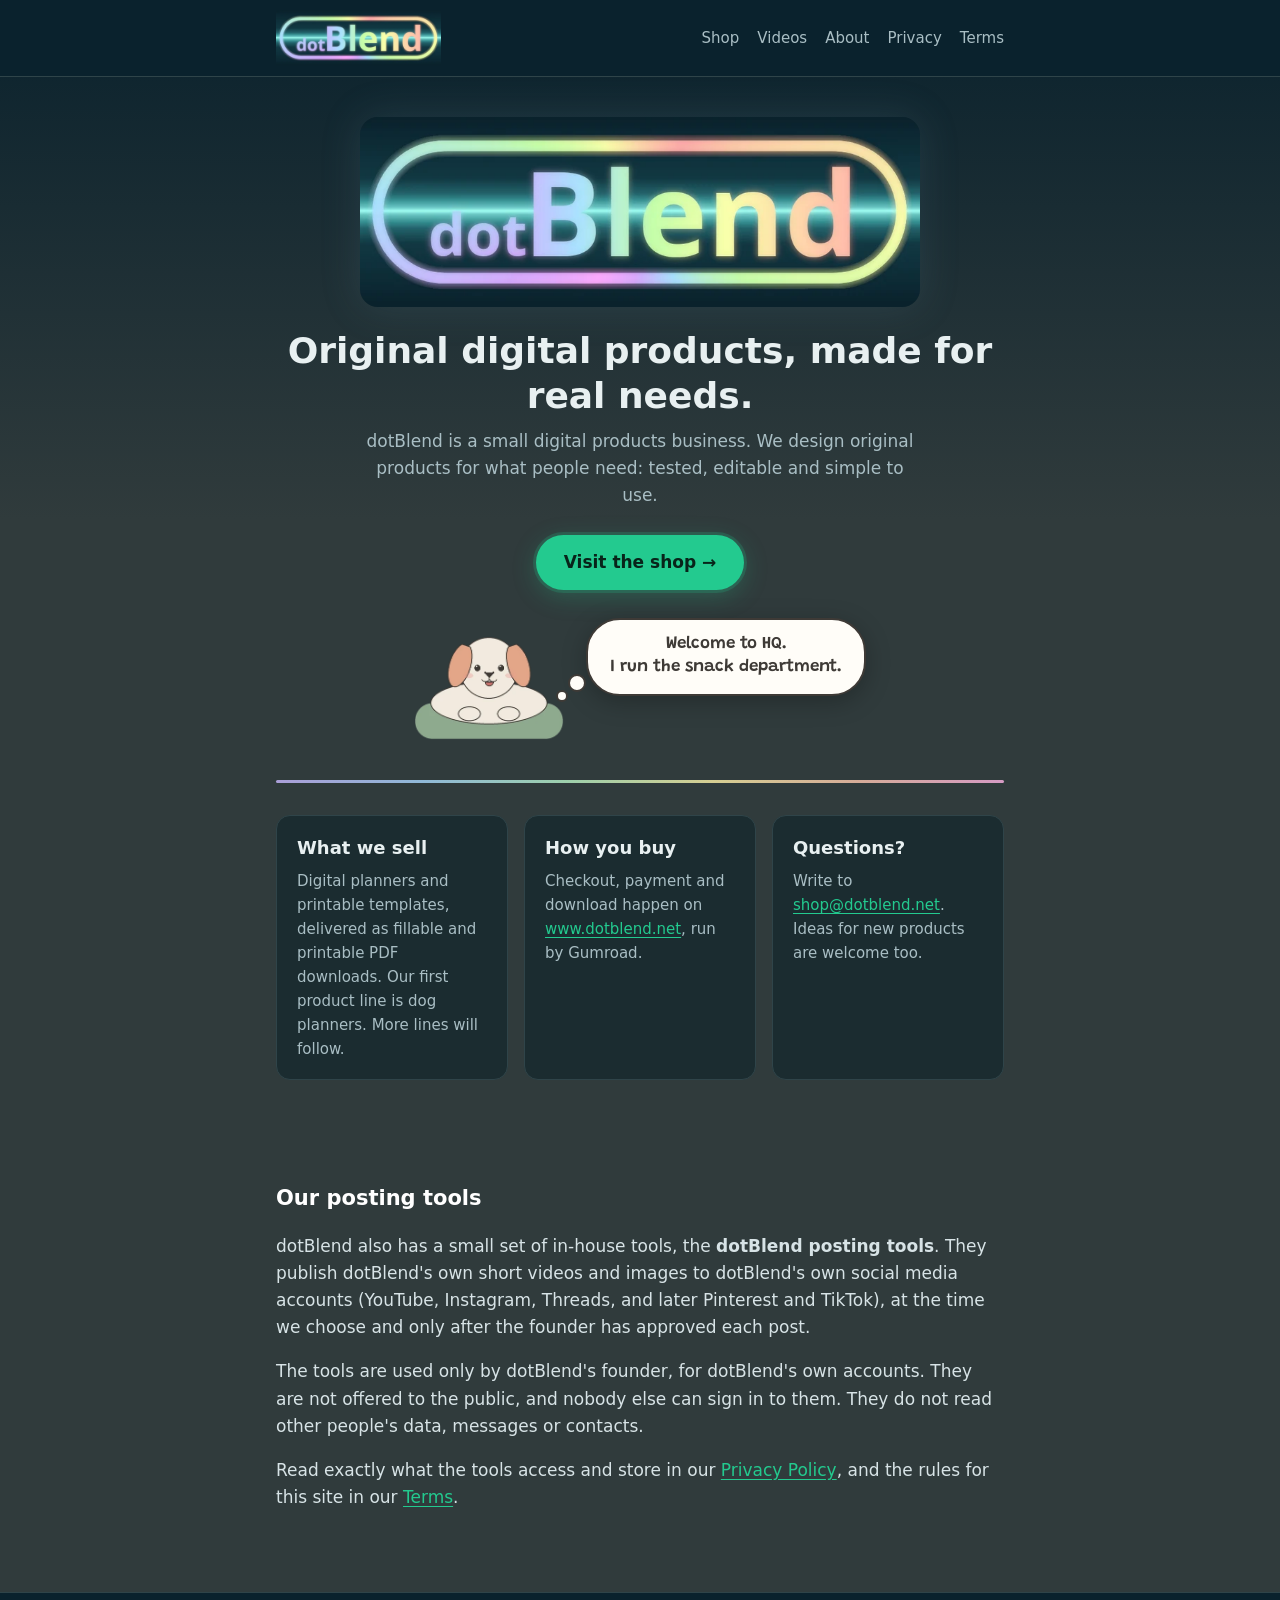
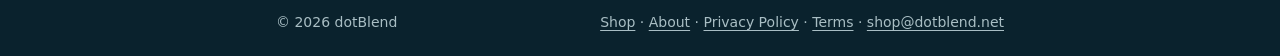
<file: index.html>
<!doctype html>
<html lang="en">
<head>
  <meta charset="utf-8">
  <meta name="viewport" content="width=device-width, initial-scale=1">
  <title>dotBlend: original digital products</title>
  <meta name="description" content="dotBlend makes original digital products, such as planners and printable templates, delivered as fillable and printable PDF downloads.">
  <link rel="canonical" href="https://dotblend.net/">
  <link rel="icon" href="favicon.ico" sizes="any">
  <link rel="apple-touch-icon" href="img/apple-touch-icon.png">
  <meta name="theme-color" content="#0a222d">
  <meta property="og:title" content="dotBlend">
  <meta property="og:description" content="Original digital planners and templates. Fillable and printable PDFs.">
  <meta property="og:image" content="https://dotblend.net/img/logo.webp">
  <link rel="stylesheet" href="style.css">
</head>
<body>
  <header class="site-head">
    <div class="wrap">
      <a class="brand" href="index.html" aria-label="dotBlend home"><img src="img/logo.webp" alt="dotBlend" width="165" height="56"></a>
      <nav aria-label="Main">
        <a href="https://www.dotblend.net/">Shop</a>
        <a href="videos.html">Videos</a>
        <a href="about.html">About</a>
        <a href="privacy.html">Privacy</a>
        <a href="terms.html">Terms</a>
      </nav>
    </div>
  </header>

  <main class="wrap">
    <section class="hero">
      <img src="img/logo.webp" alt="" width="800" height="272">
      <h1>Original digital products, made for real needs.</h1>
      <p>dotBlend is a small digital products business. We design original products for what people need: tested, editable and simple to use.</p>
      <a class="button" href="https://www.dotblend.net/">Visit the shop →</a>
      <div class="biscuit">
      <img src="img/biscuit-bright.webp" alt="Biscuit, the mascot of our dog planners, smiling" width="329" height="228">
      <p class="thought">Welcome to HQ.<br>I run the snack department.</p>
    </div>
    </section>

    <hr class="rainbow-rule">

    <section class="cards" aria-label="About dotBlend">
      <div class="card">
        <h2>What we sell</h2>
        <p>Digital planners and printable templates, delivered as fillable and printable PDF downloads. Our first product line is dog planners. More lines will follow.</p>
      </div>
      <div class="card">
        <h2>How you buy</h2>
        <p>Checkout, payment and download happen on <a href="https://www.dotblend.net/">www.dotblend.net</a>, run by Gumroad.</p>
      </div>
      <div class="card">
        <h2>Questions?</h2>
        <p>Write to <a href="mailto:shop@dotblend.net">shop@dotblend.net</a>. Ideas for new products are welcome too.</p>
      </div>
    </section>

    <section class="doc" aria-labelledby="tools">
      <h2 id="tools">Our posting tools</h2>
      <p>dotBlend also has a small set of in-house tools, the <strong>dotBlend posting tools</strong>. They publish dotBlend's own short videos and images to dotBlend's own social media accounts (YouTube, Instagram, Threads, and later Pinterest and TikTok), at the time we choose and only after the founder has approved each post.</p>
      <p>The tools are used only by dotBlend's founder, for dotBlend's own accounts. They are not offered to the public, and nobody else can sign in to them. They do not read other people's data, messages or contacts.</p>
      <p>Read exactly what the tools access and store in our <a href="privacy.html">Privacy Policy</a>, and the rules for this site in our <a href="terms.html">Terms</a>.</p>
    </section>
  </main>

  <footer class="site-foot">
    <div class="wrap">
      <span>© 2026 dotBlend</span>
      <span><a href="https://www.dotblend.net/">Shop</a> · <a href="about.html">About</a> · <a href="privacy.html">Privacy Policy</a> · <a href="terms.html">Terms</a> · <a href="mailto:shop@dotblend.net">shop@dotblend.net</a></span>
    </div>
  </footer>
</body>
</html>
</file>
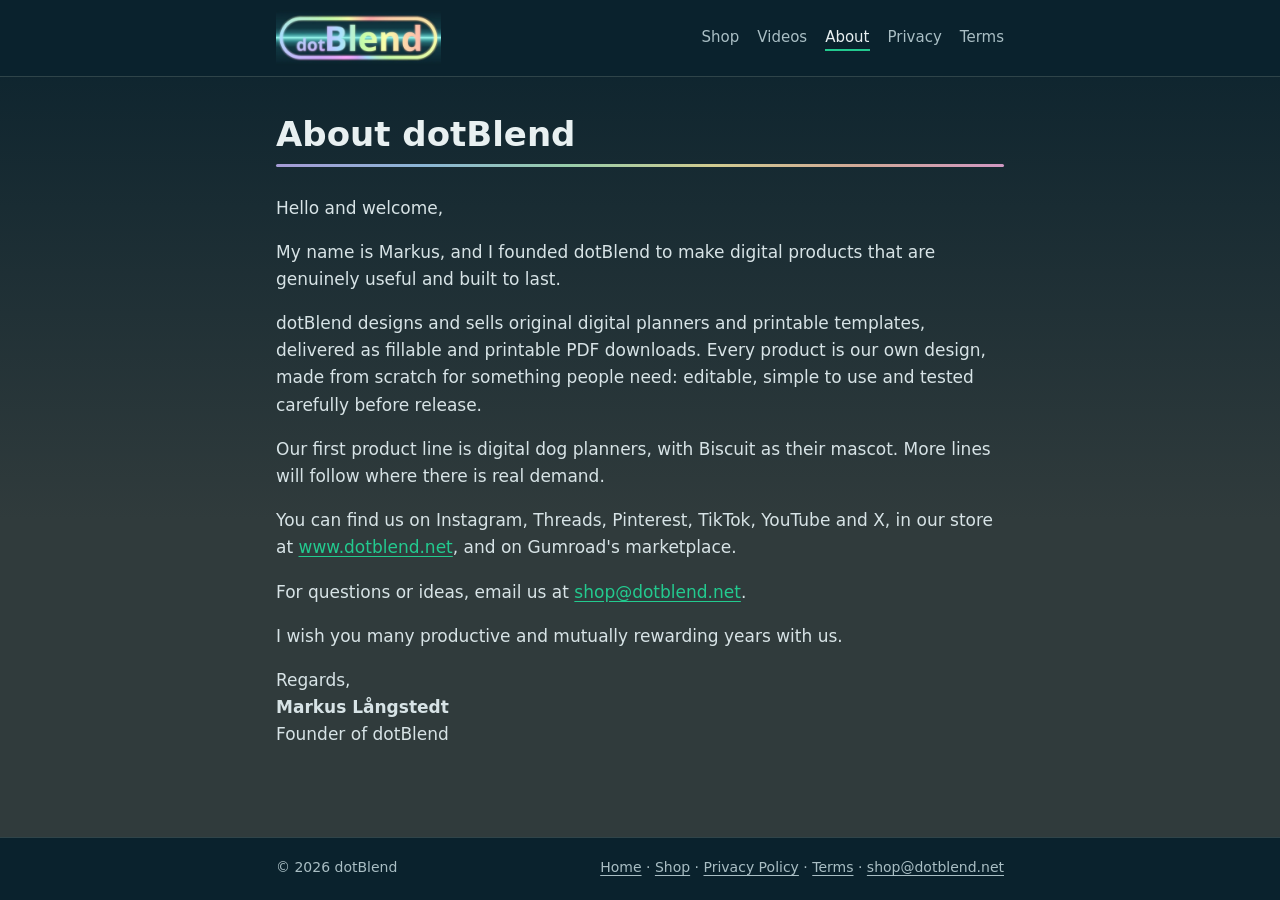
<file: about.html>
<!doctype html>
<html lang="en">
<head>
  <meta charset="utf-8">
  <meta name="viewport" content="width=device-width, initial-scale=1">
  <title>About | dotBlend</title>
  <meta name="description" content="About dotBlend, a small digital products business founded by Markus Långstedt.">
  <link rel="canonical" href="https://dotblend.net/about.html">
  <link rel="icon" href="favicon.ico" sizes="any">
  <link rel="apple-touch-icon" href="img/apple-touch-icon.png">
  <meta name="theme-color" content="#0a222d">
  <link rel="stylesheet" href="style.css">
</head>
<body>
  <header class="site-head">
    <div class="wrap">
      <a class="brand" href="index.html" aria-label="dotBlend home"><img src="img/logo.webp" alt="dotBlend" width="165" height="56"></a>
      <nav aria-label="Main">
        <a href="https://www.dotblend.net/">Shop</a>
        <a href="videos.html">Videos</a>
        <a href="about.html" aria-current="page">About</a>
        <a href="privacy.html">Privacy</a>
        <a href="terms.html">Terms</a>
      </nav>
    </div>
  </header>

  <main class="wrap doc">
    <h1>About dotBlend</h1>
    <hr class="rainbow-rule">

    <p>Hello and welcome,</p>
    <p>My name is Markus, and I founded dotBlend to make digital products that are genuinely useful and built to last.</p>
    <p>dotBlend designs and sells original digital planners and printable templates, delivered as fillable and printable PDF downloads. Every product is our own design, made from scratch for something people need: editable, simple to use and tested carefully before release.</p>
    <p>Our first product line is digital dog planners, with Biscuit as their mascot. More lines will follow where there is real demand.</p>
    <p>You can find us on Instagram, Threads, Pinterest, TikTok, YouTube and X, in our store at <a href="https://www.dotblend.net/">www.dotblend.net</a>, and on Gumroad's marketplace.</p>
    <p>For questions or ideas, email us at <a href="mailto:shop@dotblend.net">shop@dotblend.net</a>.</p>
    <p>I wish you many productive and mutually rewarding years with us.</p>
    <p>Regards,<br><strong>Markus Långstedt</strong><br>Founder of dotBlend</p>
  </main>

  <footer class="site-foot">
    <div class="wrap">
      <span>© 2026 dotBlend</span>
      <span><a href="index.html">Home</a> · <a href="https://www.dotblend.net/">Shop</a> · <a href="privacy.html">Privacy Policy</a> · <a href="terms.html">Terms</a> · <a href="mailto:shop@dotblend.net">shop@dotblend.net</a></span>
    </div>
  </footer>
</body>
</html>
</file>
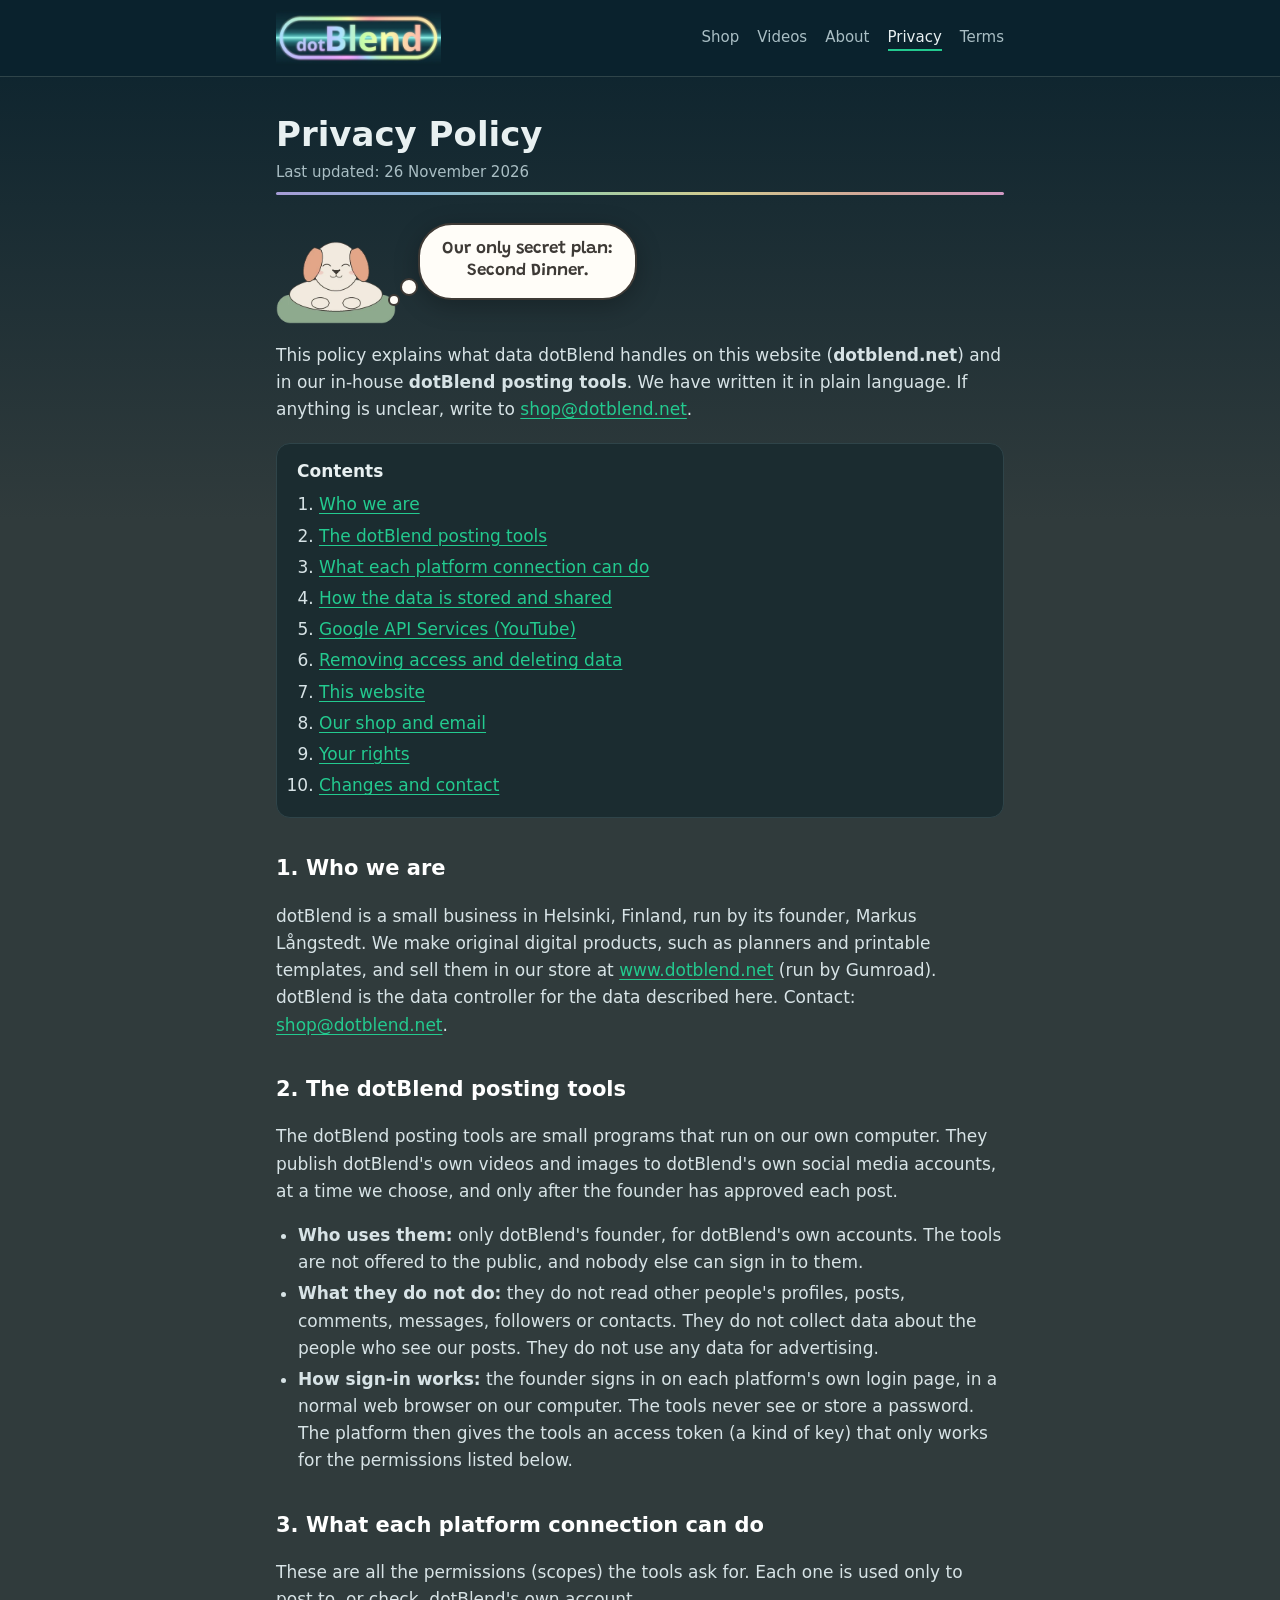
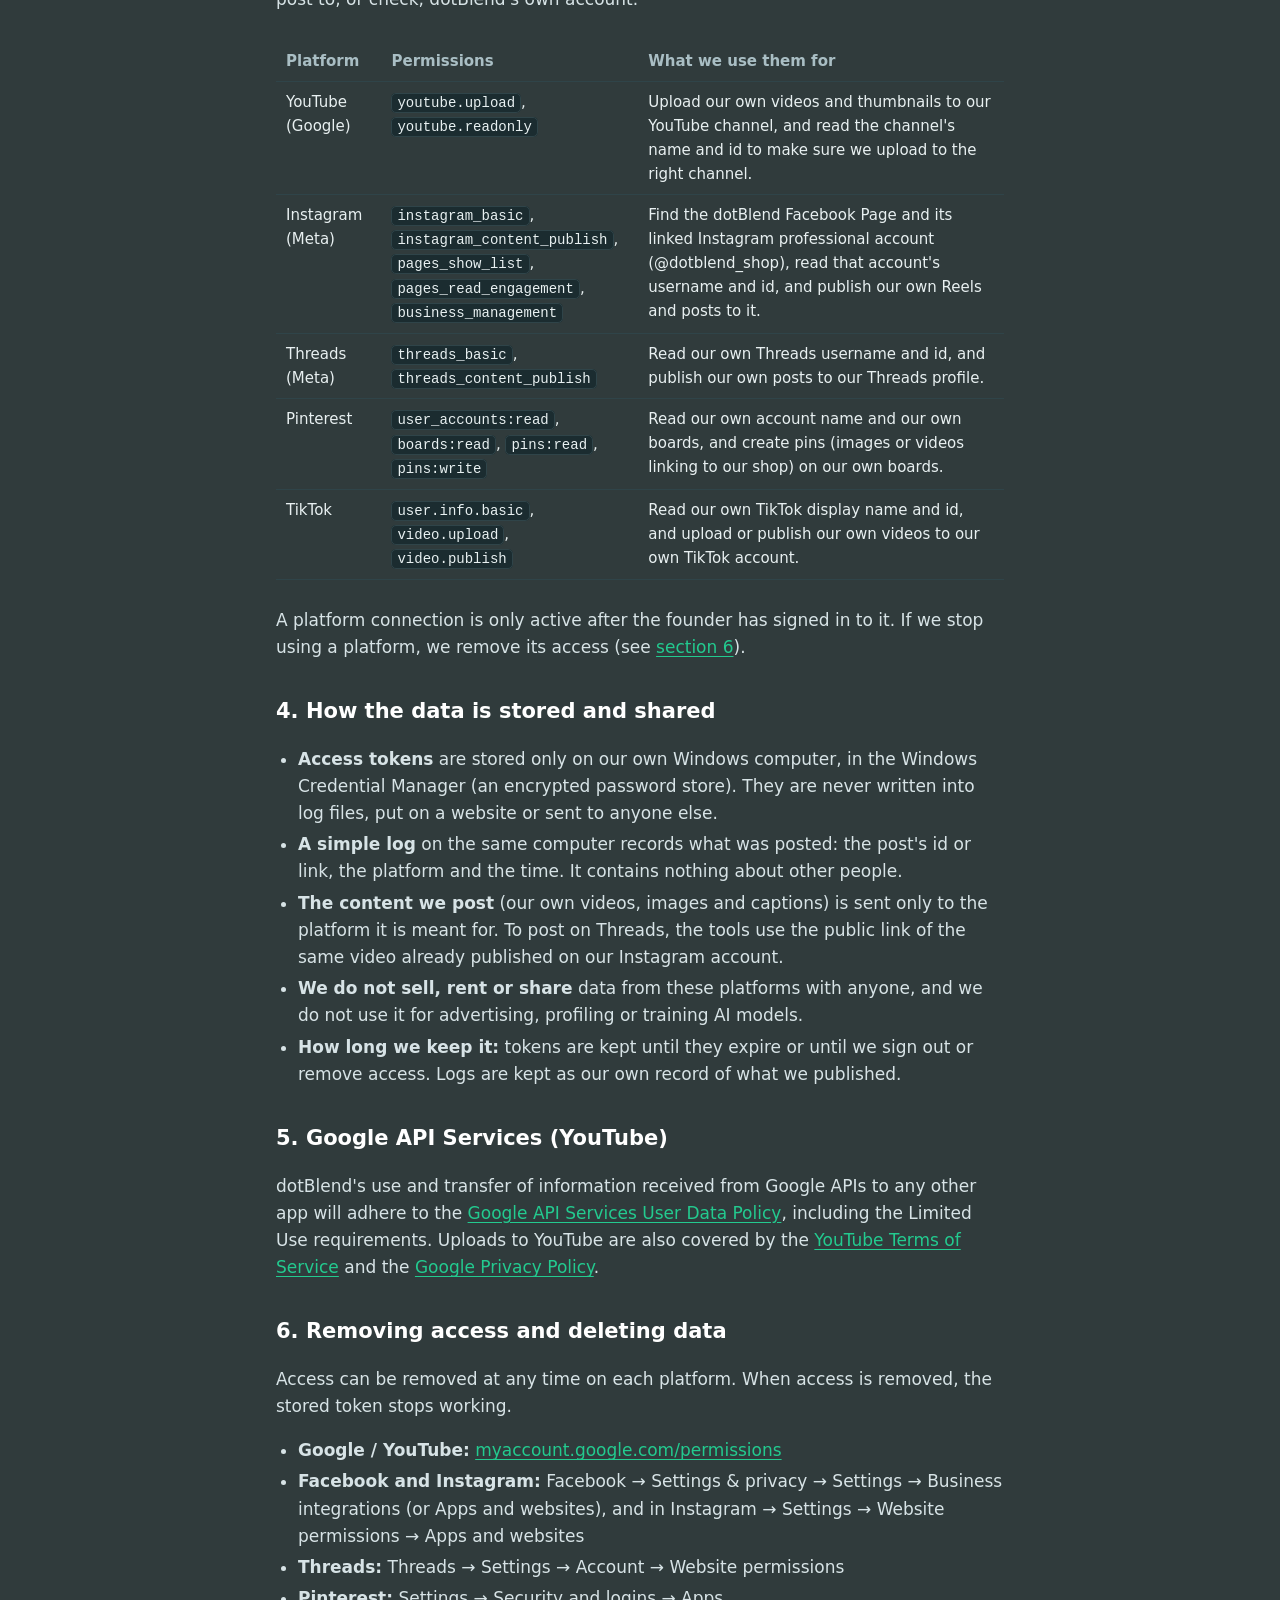
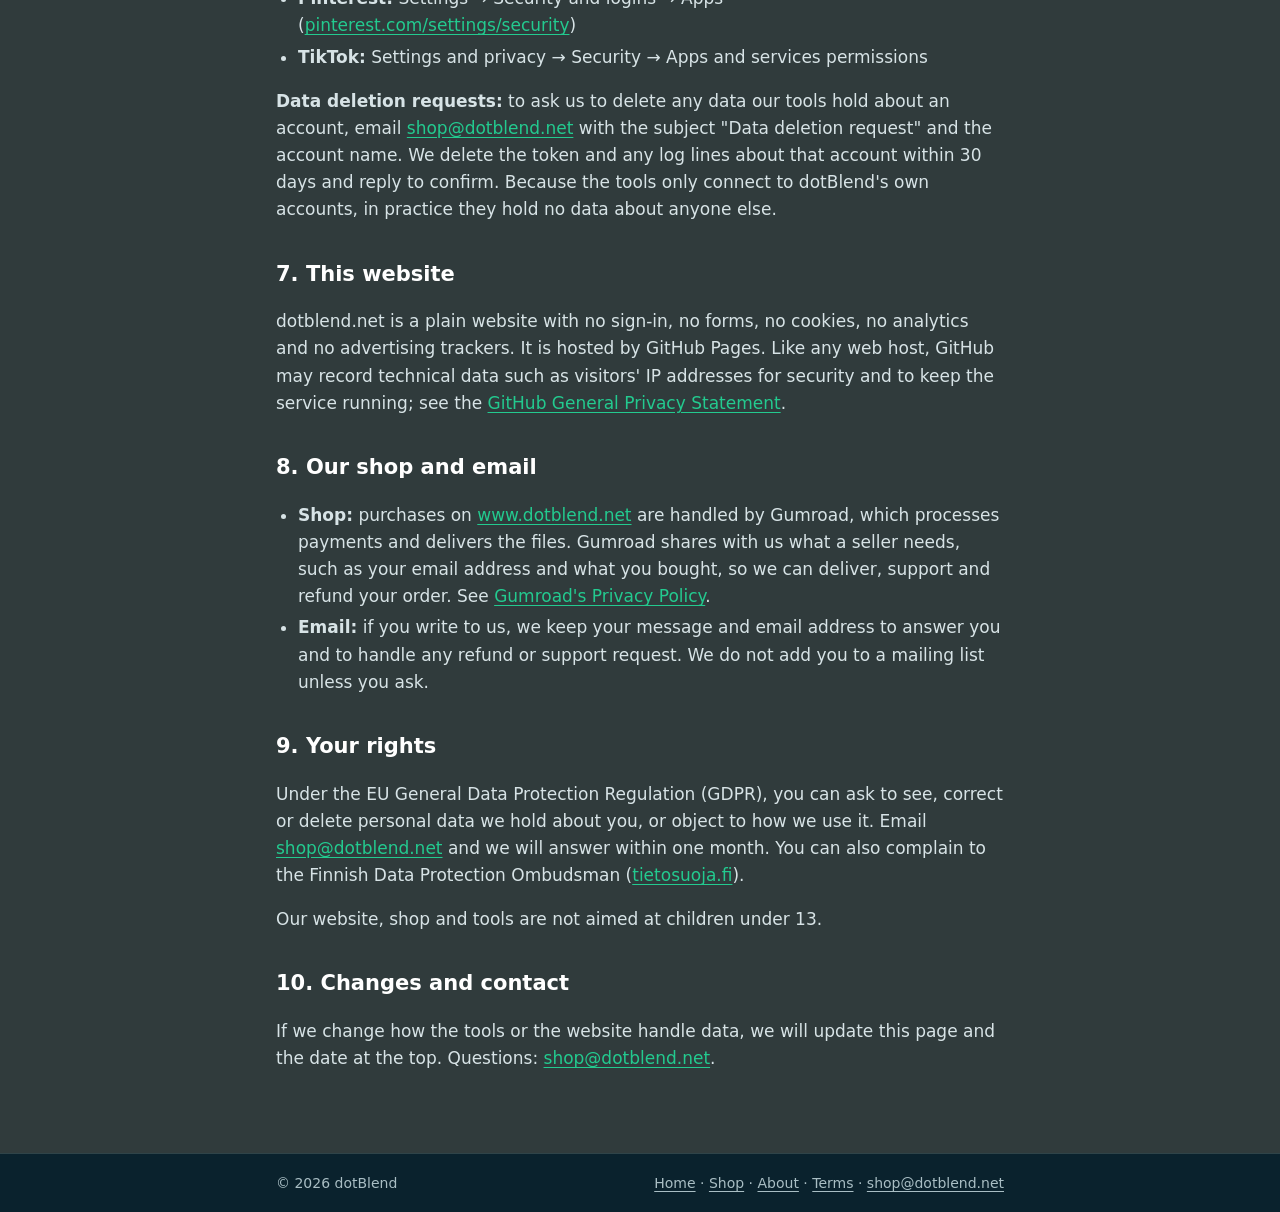
<file: privacy.html>
<!doctype html>
<html lang="en">
<head>
  <meta charset="utf-8">
  <meta name="viewport" content="width=device-width, initial-scale=1">
  <title>Privacy Policy | dotBlend</title>
  <meta name="description" content="How dotBlend's website and in-house posting tools handle data.">
  <link rel="canonical" href="https://dotblend.net/privacy.html">
  <link rel="icon" href="favicon.ico" sizes="any">
  <link rel="apple-touch-icon" href="img/apple-touch-icon.png">
  <meta name="theme-color" content="#0a222d">
  <link rel="stylesheet" href="style.css">
</head>
<body>
  <header class="site-head">
    <div class="wrap">
      <a class="brand" href="index.html" aria-label="dotBlend home"><img src="img/logo.webp" alt="dotBlend" width="165" height="56"></a>
      <nav aria-label="Main">
        <a href="https://www.dotblend.net/">Shop</a>
        <a href="videos.html">Videos</a>
        <a href="about.html">About</a>
        <a href="privacy.html" aria-current="page">Privacy</a>
        <a href="terms.html">Terms</a>
      </nav>
    </div>
  </header>

  <main class="wrap doc">
    <h1>Privacy Policy</h1>
    <p class="updated">Last updated: 26 November 2026</p>
    <hr class="rainbow-rule">
    <div class="biscuit">
      <img src="img/biscuit-happy.webp" alt="Biscuit, our mascot, smiling" width="329" height="228">
      <p class="thought">Our only secret plan:<br>Second Dinner.</p>
    </div>

    <p>This policy explains what data dotBlend handles on this website (<strong>dotblend.net</strong>) and in our in-house <strong>dotBlend posting tools</strong>. We have written it in plain language. If anything is unclear, write to <a href="mailto:shop@dotblend.net">shop@dotblend.net</a>.</p>

    <nav class="toc" aria-label="Contents">
      <strong>Contents</strong>
      <ol>
        <li><a href="#who">Who we are</a></li>
        <li><a href="#tools">The dotBlend posting tools</a></li>
        <li><a href="#platforms">What each platform connection can do</a></li>
        <li><a href="#storage">How the data is stored and shared</a></li>
        <li><a href="#google">Google API Services (YouTube)</a></li>
        <li><a href="#data-deletion">Removing access and deleting data</a></li>
        <li><a href="#website">This website</a></li>
        <li><a href="#shop">Our shop and email</a></li>
        <li><a href="#rights">Your rights</a></li>
        <li><a href="#changes">Changes and contact</a></li>
      </ol>
    </nav>

    <h2 id="who">1. Who we are</h2>
    <p>dotBlend is a small business in Helsinki, Finland, run by its founder, Markus Långstedt. We make original digital products, such as planners and printable templates, and sell them in our store at <a href="https://www.dotblend.net/">www.dotblend.net</a> (run by Gumroad). dotBlend is the data controller for the data described here. Contact: <a href="mailto:shop@dotblend.net">shop@dotblend.net</a>.</p>

    <h2 id="tools">2. The dotBlend posting tools</h2>
    <p>The dotBlend posting tools are small programs that run on our own computer. They publish dotBlend's own videos and images to dotBlend's own social media accounts, at a time we choose, and only after the founder has approved each post.</p>
    <ul>
      <li><strong>Who uses them:</strong> only dotBlend's founder, for dotBlend's own accounts. The tools are not offered to the public, and nobody else can sign in to them.</li>
      <li><strong>What they do not do:</strong> they do not read other people's profiles, posts, comments, messages, followers or contacts. They do not collect data about the people who see our posts. They do not use any data for advertising.</li>
      <li><strong>How sign-in works:</strong> the founder signs in on each platform's own login page, in a normal web browser on our computer. The tools never see or store a password. The platform then gives the tools an access token (a kind of key) that only works for the permissions listed below.</li>
    </ul>

    <h2 id="platforms">3. What each platform connection can do</h2>
    <p>These are all the permissions (scopes) the tools ask for. Each one is used only to post to, or check, dotBlend's own account.</p>
    <div class="table-scroll">
    <table>
      <thead><tr><th>Platform</th><th>Permissions</th><th>What we use them for</th></tr></thead>
      <tbody>
        <tr>
          <td>YouTube (Google)</td>
          <td><code>youtube.upload</code>, <code>youtube.readonly</code></td>
          <td>Upload our own videos and thumbnails to our YouTube channel, and read the channel's name and id to make sure we upload to the right channel.</td>
        </tr>
        <tr>
          <td>Instagram (Meta)</td>
          <td><code>instagram_basic</code>, <code>instagram_content_publish</code>, <code>pages_show_list</code>, <code>pages_read_engagement</code>, <code>business_management</code></td>
          <td>Find the dotBlend Facebook Page and its linked Instagram professional account (@dotblend_shop), read that account's username and id, and publish our own Reels and posts to it.</td>
        </tr>
        <tr>
          <td>Threads (Meta)</td>
          <td><code>threads_basic</code>, <code>threads_content_publish</code></td>
          <td>Read our own Threads username and id, and publish our own posts to our Threads profile.</td>
        </tr>
        <tr>
          <td>Pinterest</td>
          <td><code>user_accounts:read</code>, <code>boards:read</code>, <code>pins:read</code>, <code>pins:write</code></td>
          <td>Read our own account name and our own boards, and create pins (images or videos linking to our shop) on our own boards.</td>
        </tr>
        <tr>
          <td>TikTok</td>
          <td><code>user.info.basic</code>, <code>video.upload</code>, <code>video.publish</code></td>
          <td>Read our own TikTok display name and id, and upload or publish our own videos to our own TikTok account.</td>
        </tr>
      </tbody>
    </table>
    </div>
    <p>A platform connection is only active after the founder has signed in to it. If we stop using a platform, we remove its access (see <a href="#data-deletion">section 6</a>).</p>

    <h2 id="storage">4. How the data is stored and shared</h2>
    <ul>
      <li><strong>Access tokens</strong> are stored only on our own Windows computer, in the Windows Credential Manager (an encrypted password store). They are never written into log files, put on a website or sent to anyone else.</li>
      <li><strong>A simple log</strong> on the same computer records what was posted: the post's id or link, the platform and the time. It contains nothing about other people.</li>
      <li><strong>The content we post</strong> (our own videos, images and captions) is sent only to the platform it is meant for. To post on Threads, the tools use the public link of the same video already published on our Instagram account.</li>
      <li><strong>We do not sell, rent or share</strong> data from these platforms with anyone, and we do not use it for advertising, profiling or training AI models.</li>
      <li><strong>How long we keep it:</strong> tokens are kept until they expire or until we sign out or remove access. Logs are kept as our own record of what we published.</li>
    </ul>

    <h2 id="google">5. Google API Services (YouTube)</h2>
    <p>dotBlend's use and transfer of information received from Google APIs to any other app will adhere to the <a href="https://developers.google.com/terms/api-services-user-data-policy">Google API Services User Data Policy</a>, including the Limited Use requirements. Uploads to YouTube are also covered by the <a href="https://www.youtube.com/t/terms">YouTube Terms of Service</a> and the <a href="https://policies.google.com/privacy">Google Privacy Policy</a>.</p>

    <h2 id="data-deletion">6. Removing access and deleting data</h2>
    <p>Access can be removed at any time on each platform. When access is removed, the stored token stops working.</p>
    <ul>
      <li><strong>Google / YouTube:</strong> <a href="https://myaccount.google.com/permissions">myaccount.google.com/permissions</a></li>
      <li><strong>Facebook and Instagram:</strong> Facebook → Settings &amp; privacy → Settings → Business integrations (or Apps and websites), and in Instagram → Settings → Website permissions → Apps and websites</li>
      <li><strong>Threads:</strong> Threads → Settings → Account → Website permissions</li>
      <li><strong>Pinterest:</strong> Settings → Security and logins → Apps (<a href="https://www.pinterest.com/settings/security">pinterest.com/settings/security</a>)</li>
      <li><strong>TikTok:</strong> Settings and privacy → Security → Apps and services permissions</li>
    </ul>
    <p><strong>Data deletion requests:</strong> to ask us to delete any data our tools hold about an account, email <a href="mailto:shop@dotblend.net?subject=Data%20deletion%20request">shop@dotblend.net</a> with the subject "Data deletion request" and the account name. We delete the token and any log lines about that account within 30 days and reply to confirm. Because the tools only connect to dotBlend's own accounts, in practice they hold no data about anyone else.</p>

    <h2 id="website">7. This website</h2>
    <p>dotblend.net is a plain website with no sign-in, no forms, no cookies, no analytics and no advertising trackers. It is hosted by GitHub Pages. Like any web host, GitHub may record technical data such as visitors' IP addresses for security and to keep the service running; see the <a href="https://docs.github.com/en/site-policy/privacy-policies/github-general-privacy-statement">GitHub General Privacy Statement</a>.</p>

    <h2 id="shop">8. Our shop and email</h2>
    <ul>
      <li><strong>Shop:</strong> purchases on <a href="https://www.dotblend.net/">www.dotblend.net</a> are handled by Gumroad, which processes payments and delivers the files. Gumroad shares with us what a seller needs, such as your email address and what you bought, so we can deliver, support and refund your order. See <a href="https://gumroad.com/privacy">Gumroad's Privacy Policy</a>.</li>
      <li><strong>Email:</strong> if you write to us, we keep your message and email address to answer you and to handle any refund or support request. We do not add you to a mailing list unless you ask.</li>
    </ul>

    <h2 id="rights">9. Your rights</h2>
    <p>Under the EU General Data Protection Regulation (GDPR), you can ask to see, correct or delete personal data we hold about you, or object to how we use it. Email <a href="mailto:shop@dotblend.net">shop@dotblend.net</a> and we will answer within one month. You can also complain to the Finnish Data Protection Ombudsman (<a href="https://tietosuoja.fi/en">tietosuoja.fi</a>).</p>
    <p>Our website, shop and tools are not aimed at children under 13.</p>

    <h2 id="changes">10. Changes and contact</h2>
    <p>If we change how the tools or the website handle data, we will update this page and the date at the top. Questions: <a href="mailto:shop@dotblend.net">shop@dotblend.net</a>.</p>
  </main>

  <footer class="site-foot">
    <div class="wrap">
      <span>© 2026 dotBlend</span>
      <span><a href="index.html">Home</a> · <a href="https://www.dotblend.net/">Shop</a> · <a href="about.html">About</a> · <a href="terms.html">Terms</a> · <a href="mailto:shop@dotblend.net">shop@dotblend.net</a></span>
    </div>
  </footer>
</body>
</html>
</file>
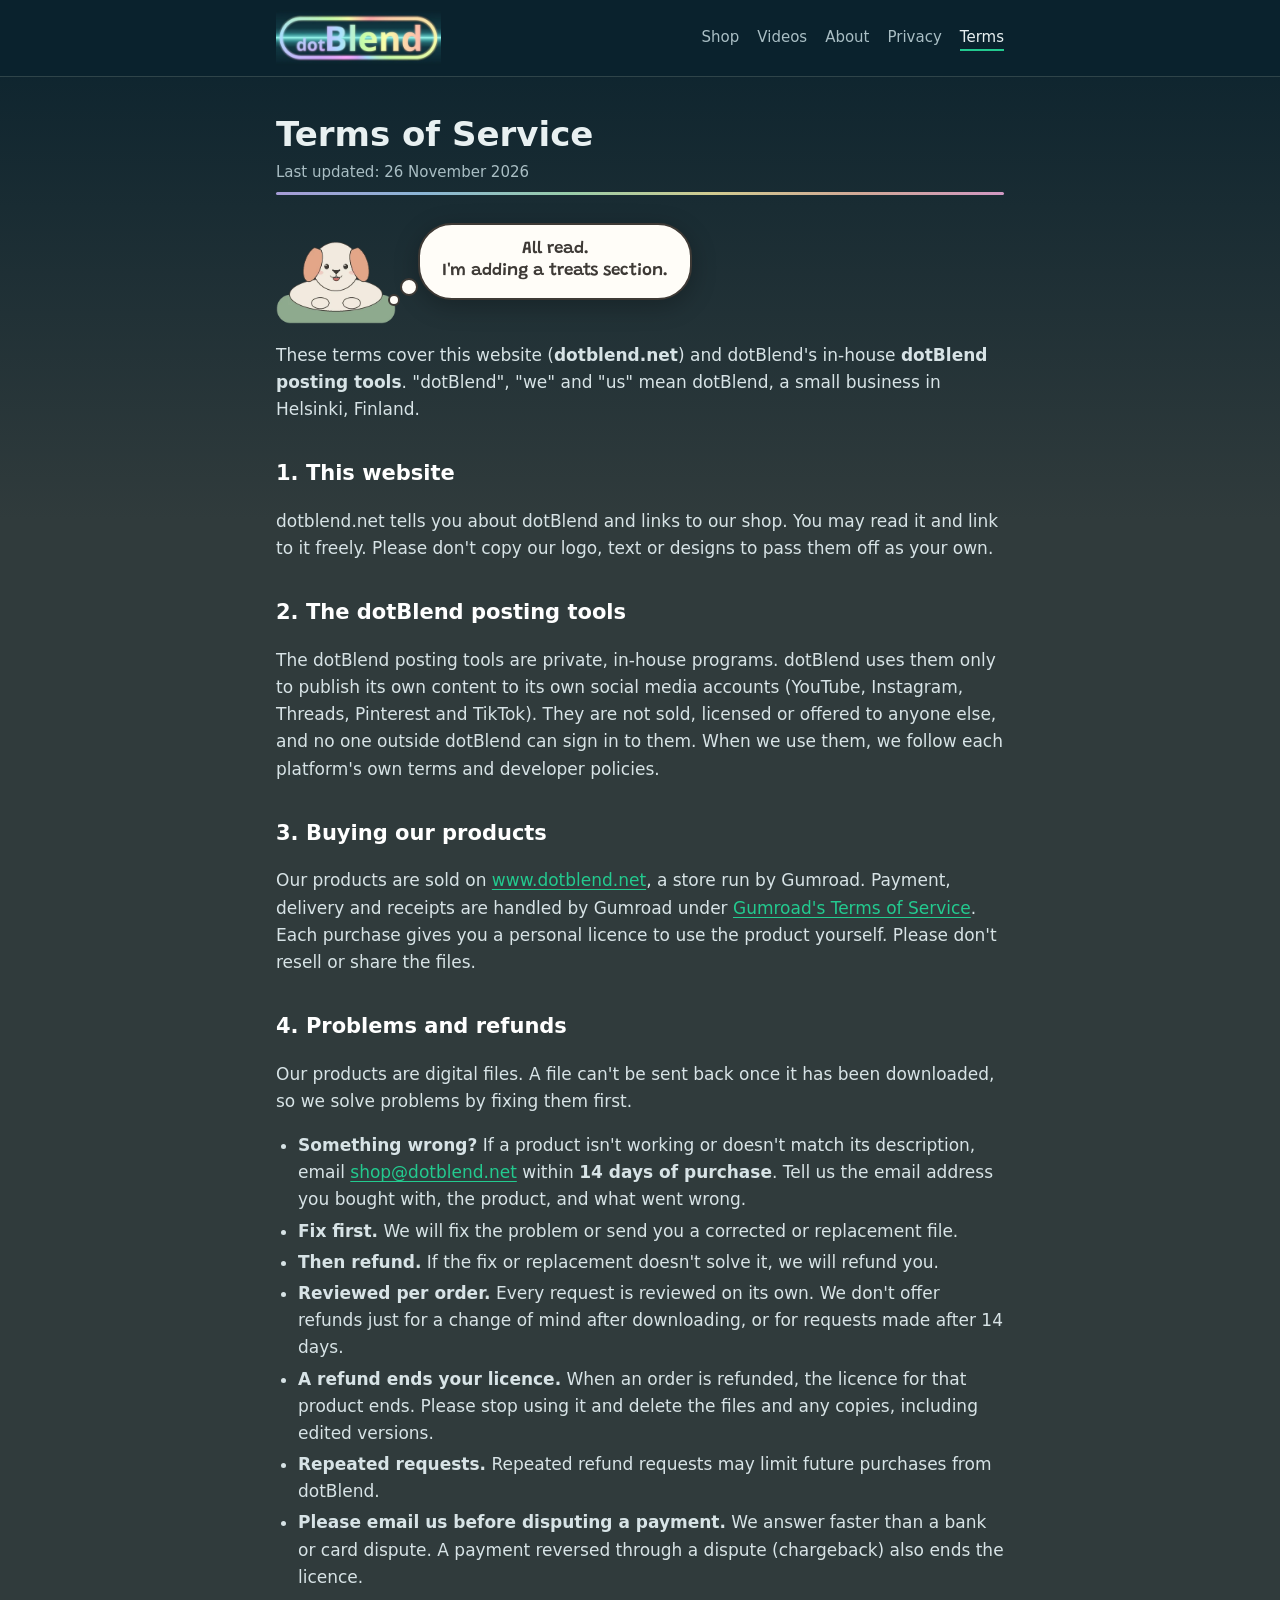
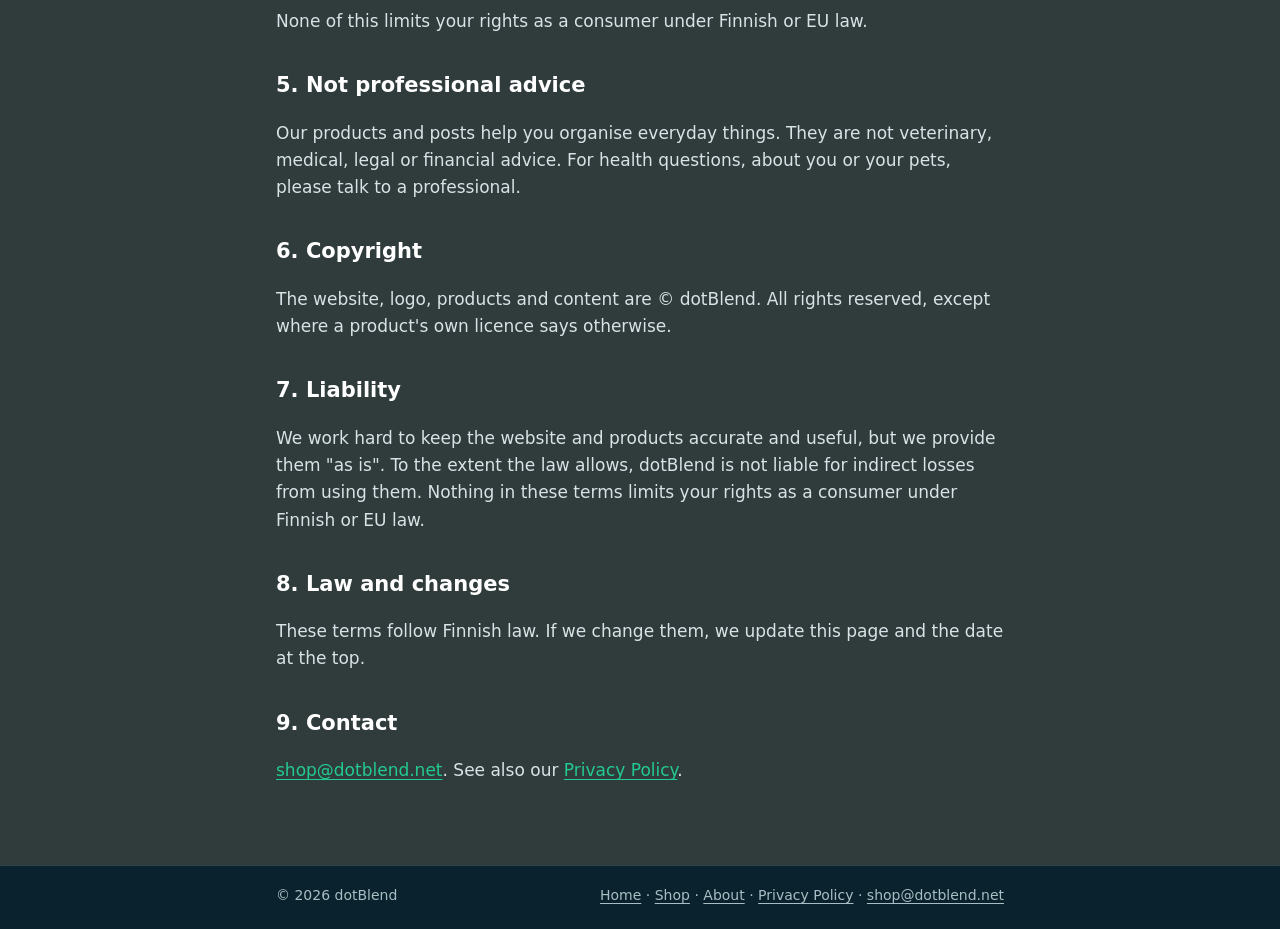
<file: terms.html>
<!doctype html>
<html lang="en">
<head>
  <meta charset="utf-8">
  <meta name="viewport" content="width=device-width, initial-scale=1">
  <title>Terms of Service | dotBlend</title>
  <meta name="description" content="The terms for using dotblend.net and dotBlend's posting tools.">
  <link rel="canonical" href="https://dotblend.net/terms.html">
  <link rel="icon" href="favicon.ico" sizes="any">
  <link rel="apple-touch-icon" href="img/apple-touch-icon.png">
  <meta name="theme-color" content="#0a222d">
  <link rel="stylesheet" href="style.css">
</head>
<body>
  <header class="site-head">
    <div class="wrap">
      <a class="brand" href="index.html" aria-label="dotBlend home"><img src="img/logo.webp" alt="dotBlend" width="165" height="56"></a>
      <nav aria-label="Main">
        <a href="https://www.dotblend.net/">Shop</a>
        <a href="videos.html">Videos</a>
        <a href="about.html">About</a>
        <a href="privacy.html">Privacy</a>
        <a href="terms.html" aria-current="page">Terms</a>
      </nav>
    </div>
  </header>

  <main class="wrap doc">
    <h1>Terms of Service</h1>
    <p class="updated">Last updated: 26 November 2026</p>
    <hr class="rainbow-rule">
    <div class="biscuit">
      <img src="img/biscuit-bright.webp" alt="Biscuit, our mascot, smiling" width="329" height="228">
      <p class="thought">All read.<br>I'm adding a treats section.</p>
    </div>

    <p>These terms cover this website (<strong>dotblend.net</strong>) and dotBlend's in-house <strong>dotBlend posting tools</strong>. "dotBlend", "we" and "us" mean dotBlend, a small business in Helsinki, Finland.</p>

    <h2>1. This website</h2>
    <p>dotblend.net tells you about dotBlend and links to our shop. You may read it and link to it freely. Please don't copy our logo, text or designs to pass them off as your own.</p>

    <h2>2. The dotBlend posting tools</h2>
    <p>The dotBlend posting tools are private, in-house programs. dotBlend uses them only to publish its own content to its own social media accounts (YouTube, Instagram, Threads, Pinterest and TikTok). They are not sold, licensed or offered to anyone else, and no one outside dotBlend can sign in to them. When we use them, we follow each platform's own terms and developer policies.</p>

    <h2>3. Buying our products</h2>
    <p>Our products are sold on <a href="https://www.dotblend.net/">www.dotblend.net</a>, a store run by Gumroad. Payment, delivery and receipts are handled by Gumroad under <a href="https://gumroad.com/terms">Gumroad's Terms of Service</a>. Each purchase gives you a personal licence to use the product yourself. Please don't resell or share the files.</p>

    <h2 id="refunds">4. Problems and refunds</h2>
    <p>Our products are digital files. A file can't be sent back once it has been downloaded, so we solve problems by fixing them first.</p>
    <ul>
      <li><strong>Something wrong?</strong> If a product isn't working or doesn't match its description, email <a href="mailto:shop@dotblend.net?subject=Problem%20with%20my%20order">shop@dotblend.net</a> within <strong>14 days of purchase</strong>. Tell us the email address you bought with, the product, and what went wrong.</li>
      <li><strong>Fix first.</strong> We will fix the problem or send you a corrected or replacement file.</li>
      <li><strong>Then refund.</strong> If the fix or replacement doesn't solve it, we will refund you.</li>
      <li><strong>Reviewed per order.</strong> Every request is reviewed on its own. We don't offer refunds just for a change of mind after downloading, or for requests made after 14 days.</li>
      <li><strong>A refund ends your licence.</strong> When an order is refunded, the licence for that product ends. Please stop using it and delete the files and any copies, including edited versions.</li>
      <li><strong>Repeated requests.</strong> Repeated refund requests may limit future purchases from dotBlend.</li>
      <li><strong>Please email us before disputing a payment.</strong> We answer faster than a bank or card dispute. A payment reversed through a dispute (chargeback) also ends the licence.</li>
    </ul>
    <p>None of this limits your rights as a consumer under Finnish or EU law.</p>

    <h2>5. Not professional advice</h2>
    <p>Our products and posts help you organise everyday things. They are not veterinary, medical, legal or financial advice. For health questions, about you or your pets, please talk to a professional.</p>

    <h2>6. Copyright</h2>
    <p>The website, logo, products and content are © dotBlend. All rights reserved, except where a product's own licence says otherwise.</p>

    <h2>7. Liability</h2>
    <p>We work hard to keep the website and products accurate and useful, but we provide them "as is". To the extent the law allows, dotBlend is not liable for indirect losses from using them. Nothing in these terms limits your rights as a consumer under Finnish or EU law.</p>

    <h2>8. Law and changes</h2>
    <p>These terms follow Finnish law. If we change them, we update this page and the date at the top.</p>

    <h2>9. Contact</h2>
    <p><a href="mailto:shop@dotblend.net">shop@dotblend.net</a>. See also our <a href="privacy.html">Privacy Policy</a>.</p>
  </main>

  <footer class="site-foot">
    <div class="wrap">
      <span>© 2026 dotBlend</span>
      <span><a href="index.html">Home</a> · <a href="https://www.dotblend.net/">Shop</a> · <a href="about.html">About</a> · <a href="privacy.html">Privacy Policy</a> · <a href="mailto:shop@dotblend.net">shop@dotblend.net</a></span>
    </div>
  </footer>
</body>
</html>
</file>
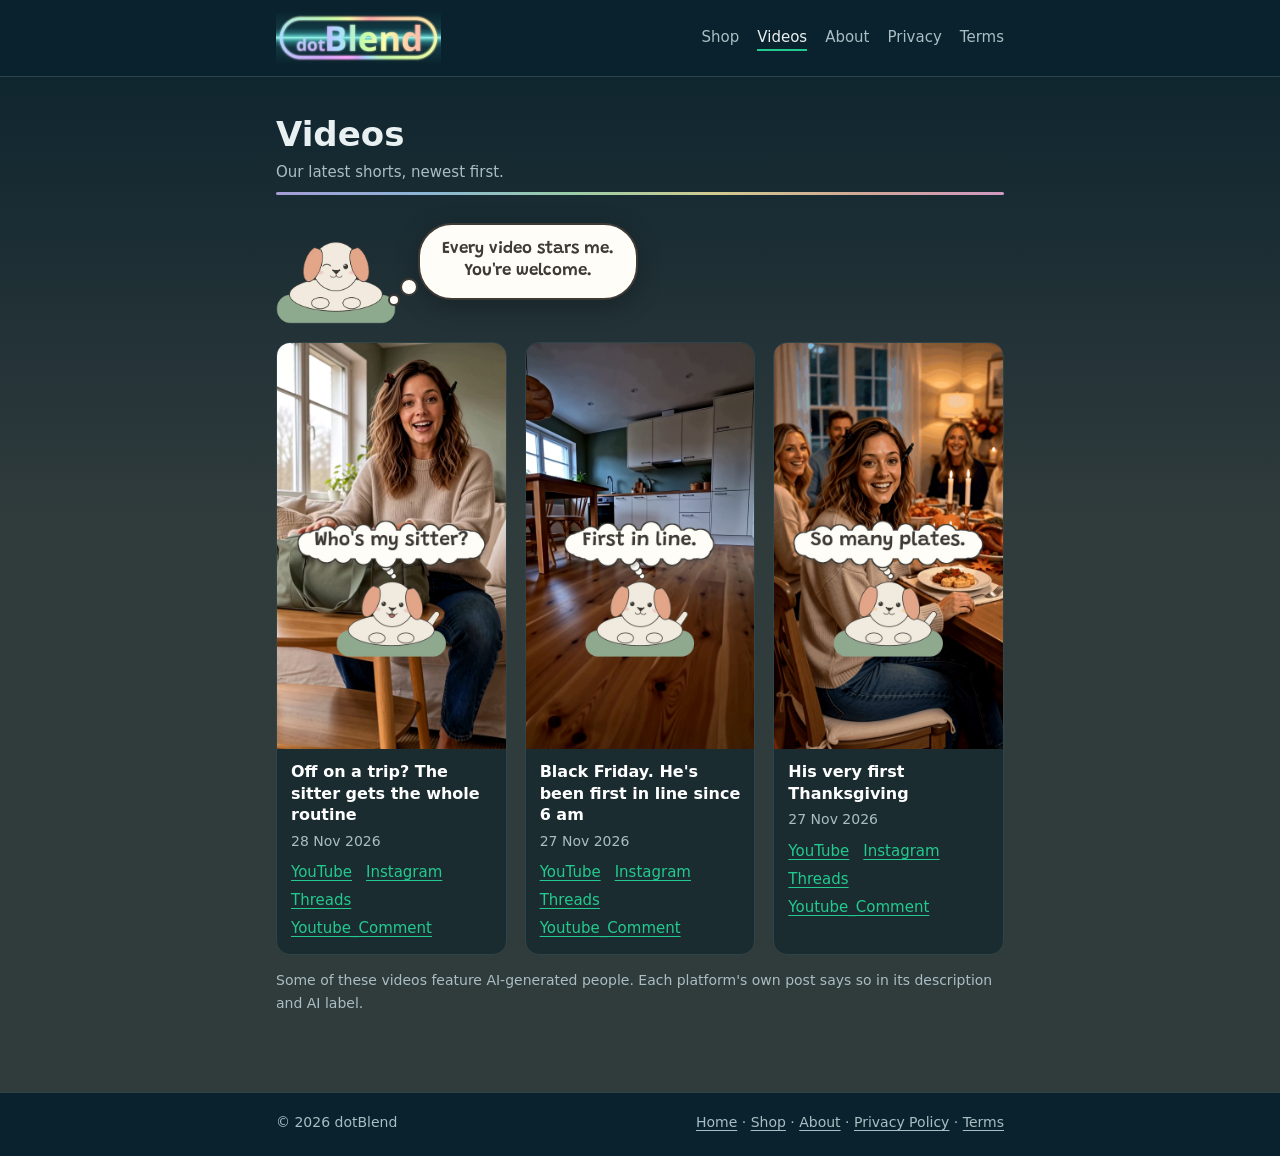
<file: videos.html>
<!doctype html>
<html lang="en">
<head>
  <meta charset="utf-8">
  <meta name="viewport" content="width=device-width, initial-scale=1">
  <title>Videos | dotBlend</title>
  <meta name="description" content="dotBlend's latest short videos with Biscuit, on YouTube, Instagram and Threads.">
  <link rel="canonical" href="https://dotblend.net/videos.html">
  <link rel="icon" href="favicon.ico" sizes="any">
  <link rel="apple-touch-icon" href="img/apple-touch-icon.png">
  <meta name="theme-color" content="#0a222d">
  <link rel="stylesheet" href="style.css">
</head>
<body>
  <!-- Generated by build_posts.py. Edit the script, not this file. -->
  <header class="site-head">
    <div class="wrap">
      <a class="brand" href="index.html" aria-label="dotBlend home"><img src="img/logo.webp" alt="dotBlend" width="165" height="56"></a>
      <nav aria-label="Main">
        <a href="https://www.dotblend.net/">Shop</a>
        <a href="videos.html" aria-current="page">Videos</a>
        <a href="about.html">About</a>
        <a href="privacy.html">Privacy</a>
        <a href="terms.html">Terms</a>
      </nav>
    </div>
  </header>

  <main class="wrap doc">
    <h1>Videos</h1>
    <p class="updated">Our latest shorts, newest first.</p>
    <hr class="rainbow-rule">
    <div class="biscuit">
      <img src="img/biscuit-wink.webp" alt="Biscuit, our mascot, winking" width="329" height="228">
      <p class="thought">Every video stars me.<br>You're welcome.</p>
    </div>
    <section class="videos" aria-label="Videos">
      <article class="video">
        <img src="covers/2026-11-27_bf-sitter-routine_v3.jpg" alt="Cover: Off on a trip? The sitter gets the whole routine" width="1080" height="1920" loading="lazy">
        <div class="video-body">
          <h2>Off on a trip? The sitter gets the whole routine</h2>
          <p class="video-date">28 Nov 2026</p>
          <p class="video-links"><a href="https://www.youtube.com/shorts/PxdUf6HAmiE" rel="noopener">YouTube</a> <a href="https://www.instagram.com/reel/DgQ6t0_JRZe/" rel="noopener">Instagram</a> <a href="https://www.threads.com/@dotblend_shop/post/DgQ62b4DM6B" rel="noopener">Threads</a> <a href="https://www.youtube.com/watch?v=PxdUf6HAmiE&amp;lc=Ugy1g0VW6B1O5GkfZLd4AaABAg" rel="noopener">Youtube_Comment</a></p>
        </div>
      </article>
      <article class="video">
        <img src="covers/2026-11-27_bf-first-in-line.jpg" alt="Cover: Black Friday. He&#x27;s been first in line since 6 am" width="1080" height="1920" loading="lazy">
        <div class="video-body">
          <h2>Black Friday. He&#x27;s been first in line since 6 am</h2>
          <p class="video-date">27 Nov 2026</p>
          <p class="video-links"><a href="https://www.youtube.com/shorts/RAvcIvRku8s" rel="noopener">YouTube</a> <a href="https://www.instagram.com/reel/DgQOFoYp5MU/" rel="noopener">Instagram</a> <a href="https://www.threads.com/@dotblend_shop/post/DgQOOgijOcc" rel="noopener">Threads</a> <a href="https://www.youtube.com/watch?v=RAvcIvRku8s&amp;lc=UgxlYg7H7DttopE91bt4AaABAg" rel="noopener">Youtube_Comment</a></p>
        </div>
      </article>
      <article class="video">
        <img src="covers/2026-11-26_thanksgiving-first.jpg" alt="Cover: His very first Thanksgiving" width="1080" height="1920" loading="lazy">
        <div class="video-body">
          <h2>His very first Thanksgiving</h2>
          <p class="video-date">27 Nov 2026</p>
          <p class="video-links"><a href="https://www.youtube.com/shorts/XiVH6lA9ofE" rel="noopener">YouTube</a> <a href="https://www.instagram.com/reel/DgOlIIgplx4/" rel="noopener">Instagram</a> <a href="https://www.threads.com/@dotblend_shop/post/DgOmrOljJ_u" rel="noopener">Threads</a> <a href="https://www.youtube.com/watch?v=XiVH6lA9ofE&amp;lc=UgzKy7lw__l5SgoOMPd4AaABAg" rel="noopener">Youtube_Comment</a></p>
        </div>
      </article>
    </section>
    <p class="note">Some of these videos feature AI-generated people. Each platform's own post says so in its description and AI label.</p>
  </main>

  <footer class="site-foot">
    <div class="wrap">
      <span>© 2026 dotBlend</span>
      <span><a href="index.html">Home</a> · <a href="https://www.dotblend.net/">Shop</a> · <a href="about.html">About</a> · <a href="privacy.html">Privacy Policy</a> · <a href="terms.html">Terms</a></span>
    </div>
  </footer>
</body>
</html>
</file>
<file: style.css>
/* dotBlend business site. Business identity: dark teal and slate, neon pastel rainbow logo. */
:root {
  --night: #0a222d;      /* matches the logo's background */
  --teal-dark: #303b3c;
  --slate: #505555;
  --teal: #658e9e;
  --teal-2: #648d9d;
  --accent: #23ca8f;
  --text: #e8f0f1;
  --muted: #a9bec4;
  --card: #1b2c30;
  --line: #2f4449;
  --rainbow: linear-gradient(90deg, #c9b8ff, #a8d8ff, #b8f5c8, #fff3a8, #ffc8b0, #ffb3e6);
}

* { box-sizing: border-box; }

html { background: var(--night); }

body {
  margin: 0;
  min-height: 100vh;
  display: flex;
  flex-direction: column;
  background: linear-gradient(180deg, var(--night) 0, var(--teal-dark) 520px, var(--teal-dark) 100%);
  color: var(--text);
  font: 17px/1.6 "Segoe UI", system-ui, -apple-system, Roboto, "Helvetica Neue", Arial, sans-serif;
}

a { color: var(--accent); text-underline-offset: 3px; }
a:hover { color: #5fe0b0; }
a:focus-visible, .button:focus-visible { outline: 2px solid var(--accent); outline-offset: 3px; }

.wrap { width: 100%; max-width: 760px; margin: 0 auto; padding: 0 16px; }

/* header */
.site-head { background: var(--night); border-bottom: 1px solid var(--line); }
.site-head .wrap { display: flex; align-items: center; justify-content: space-between; gap: 16px; padding-top: 10px; padding-bottom: 10px; flex-wrap: wrap; }
.brand img { display: block; height: 56px; width: auto; }
.site-head nav { display: flex; gap: 18px; font-size: 15px; }
.site-head nav a { color: var(--muted); text-decoration: none; }
.site-head nav a:hover, .site-head nav a[aria-current="page"] { color: var(--text); }
.site-head nav a[aria-current="page"] { border-bottom: 2px solid var(--accent); }

/* hero */
.hero { text-align: center; padding: 40px 0 24px; }
.hero > img { width: 100%; max-width: 560px; height: auto; border-radius: 18px; box-shadow: 0 0 40px rgba(101, 142, 158, .18); }
.hero h1 { font-size: clamp(26px, 5vw, 36px); line-height: 1.25; margin: 12px 0 10px; }
.hero p { color: var(--muted); max-width: 560px; margin: 0 auto 26px; }

.button {
  display: inline-block;
  background: var(--accent);
  color: #08241a;
  font-weight: 700;
  padding: 14px 28px;
  border-radius: 999px;
  text-decoration: none;
  box-shadow: 0 0 0 3px rgba(35, 202, 143, .18), 0 6px 24px rgba(35, 202, 143, .25);
}
.button:hover { background: #3ad8a0; color: #08241a; }

/* cards */
.cards { display: grid; grid-template-columns: repeat(auto-fit, minmax(220px, 1fr)); gap: 16px; margin: 32px 0; }
.card { background: var(--card); border: 1px solid var(--line); border-radius: 14px; padding: 18px 20px; }
.card h2 { font-size: 18px; margin: 0 0 6px; }
.card p { margin: 0; color: var(--muted); font-size: 15px; }

.rainbow-rule { height: 3px; border: 0; background: var(--rainbow); border-radius: 3px; opacity: .8; margin: 8px 0 28px; }

/* long text pages */
main { flex: 1; }
.doc { padding-top: 36px; padding-bottom: 24px; }
.doc h1 { font-size: clamp(26px, 5vw, 34px); line-height: 1.25; margin: 0 0 4px; }
.doc .updated { color: var(--muted); margin: 0 0 8px; font-size: 15px; }
.doc h2 { font-size: 21px; margin: 34px 0 8px; color: #fff; }
.doc h3 { font-size: 17px; margin: 22px 0 6px; color: var(--text); }
.doc p, .doc li { color: #d7e3e6; }
.doc ul { padding-left: 22px; }
.doc li { margin: 4px 0; }
.doc code { background: var(--card); border: 1px solid var(--line); border-radius: 5px; padding: 1px 5px; font-size: 14px; overflow-wrap: anywhere; }
.toc { background: var(--card); border: 1px solid var(--line); border-radius: 14px; padding: 14px 20px; margin: 20px 0; }
.toc ol { margin: 6px 0 0; padding-left: 22px; }

.table-scroll { overflow-x: auto; }
table { border-collapse: collapse; width: 100%; font-size: 15px; margin: 10px 0; }
th, td { text-align: left; vertical-align: top; padding: 8px 10px; border-bottom: 1px solid var(--line); }
th { color: var(--muted); font-weight: 600; }

/* footer */
.site-foot { border-top: 1px solid var(--line); background: var(--night); color: var(--muted); font-size: 14px; margin-top: 40px; }
.site-foot .wrap { padding-top: 18px; padding-bottom: 22px; display: flex; flex-wrap: wrap; gap: 8px 22px; justify-content: space-between; }
.site-foot a { color: var(--muted); }
.site-foot a:hover { color: var(--text); }

/* Biscuit, the mascot: drawn by assets\characters\biscuit\biscuit.py, silent, thinks in cream thought clouds */
@font-face {
  font-family: "Grandstander";
  src: url("fonts/grandstander-semibold.woff2") format("woff2");
  font-weight: 600;
  font-display: swap;
}
.biscuit { display: flex; align-items: flex-start; justify-content: center; gap: 22px; margin: 28px auto 8px; max-width: 560px; }
.biscuit img { width: 150px; height: auto; flex: none; margin-top: 18px; }
.biscuit .thought {
  margin: 0;
  position: relative;
  background: #fffdf8;
  color: #3e3a36;
  border: 2px solid #3e3a36;
  border-radius: 34px;
  padding: 14px 22px;
  font: 600 17px/1.35 "Grandstander", "Segoe UI", system-ui, sans-serif;
  text-align: center;
  max-width: 300px;
  box-shadow: 0 6px 24px rgba(0, 0, 0, .25);
}
/* the trail of circles from his head to the cloud */
.thought::before, .thought::after {
  content: "";
  position: absolute;
  background: #fffdf8;
  border: 2px solid #3e3a36;
  border-radius: 50%;
}
.thought::before { width: 14px; height: 14px; left: -20px; bottom: 2px; }
.thought::after { width: 8px; height: 8px; left: -32px; bottom: -8px; }
.doc .biscuit { justify-content: flex-start; margin: 8px 0 18px; }
.doc .biscuit img { width: 120px; }
@media (max-width: 480px) {
  .biscuit img { width: 112px; }
  .doc .biscuit img { width: 100px; }
  .biscuit .thought { font-size: 16px; padding: 12px 16px; }
}

/* Videos page (generated by build_posts.py) */
.videos { display: grid; grid-template-columns: repeat(auto-fill, minmax(200px, 1fr)); gap: 18px; margin: 18px 0 8px; }
.video { background: var(--card); border: 1px solid var(--line); border-radius: 14px; overflow: hidden; display: flex; flex-direction: column; }
.video img { display: block; width: 100%; height: auto; aspect-ratio: 9 / 16; object-fit: cover; }
.video-body { padding: 12px 14px 14px; }
.doc .video h2 { font-size: 16px; line-height: 1.35; margin: 0 0 4px; }
.doc .video-date { color: var(--muted); font-size: 14px; margin: 0 0 8px; }
.doc .video-links { margin: 0; font-size: 15px; display: flex; flex-wrap: wrap; gap: 4px 14px; }
.doc .note { color: var(--muted); font-size: 14px; }
</file>
